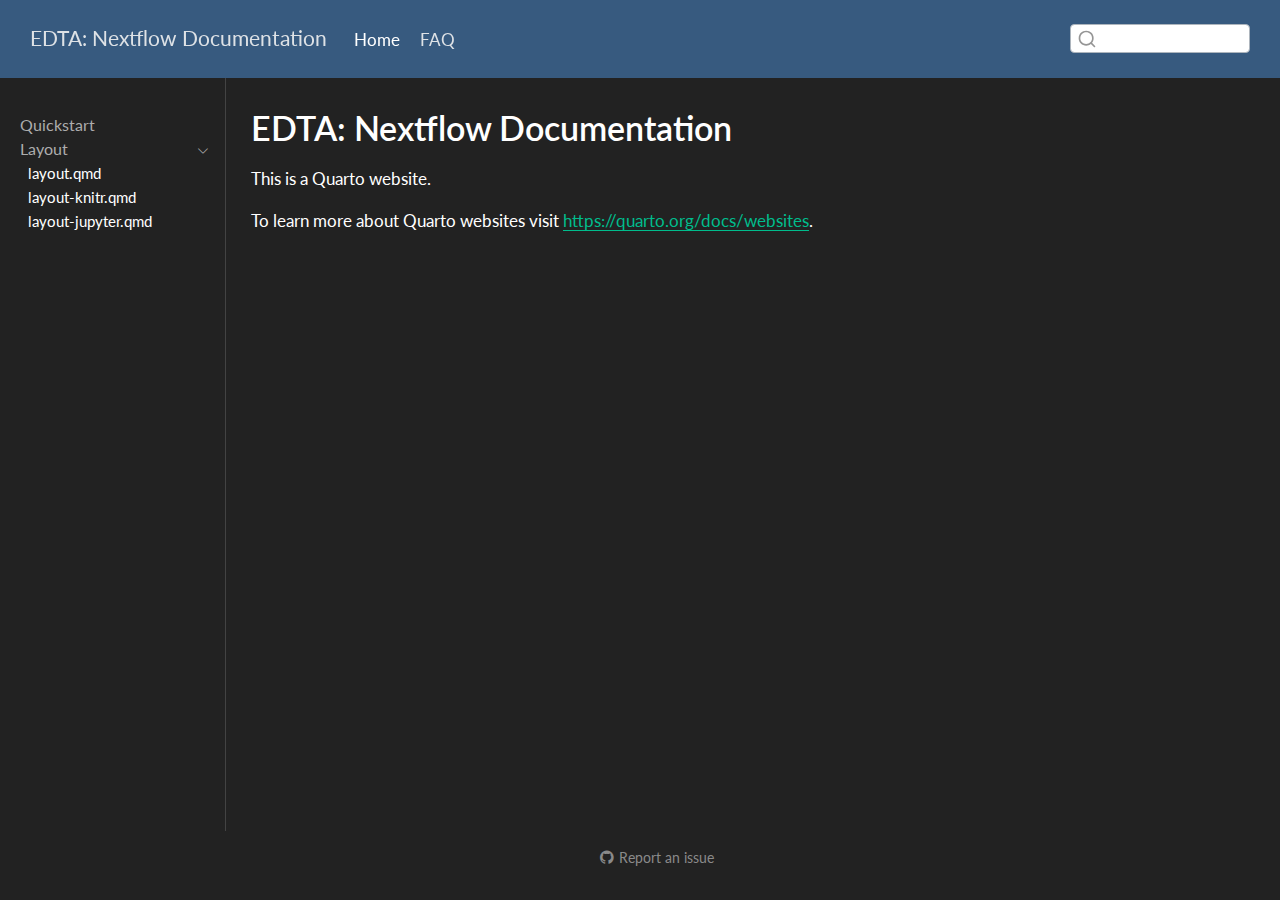
<file: docs/index.html>
<!DOCTYPE html>
<html xmlns="http://www.w3.org/1999/xhtml" lang="en" xml:lang="en"><head>

<meta charset="utf-8">
<meta name="generator" content="quarto-1.4.549">

<meta name="viewport" content="width=device-width, initial-scale=1.0, user-scalable=yes">


<title>EDTA: Nextflow Documentation</title>
<style>
code{white-space: pre-wrap;}
span.smallcaps{font-variant: small-caps;}
div.columns{display: flex; gap: min(4vw, 1.5em);}
div.column{flex: auto; overflow-x: auto;}
div.hanging-indent{margin-left: 1.5em; text-indent: -1.5em;}
ul.task-list{list-style: none;}
ul.task-list li input[type="checkbox"] {
  width: 0.8em;
  margin: 0 0.8em 0.2em -1em; /* quarto-specific, see https://github.com/quarto-dev/quarto-cli/issues/4556 */ 
  vertical-align: middle;
}
</style>


<script src="site_libs/quarto-nav/quarto-nav.js"></script>
<script src="site_libs/quarto-nav/headroom.min.js"></script>
<script src="site_libs/clipboard/clipboard.min.js"></script>
<script src="site_libs/quarto-search/autocomplete.umd.js"></script>
<script src="site_libs/quarto-search/fuse.min.js"></script>
<script src="site_libs/quarto-search/quarto-search.js"></script>
<meta name="quarto:offset" content="./">
<script src="site_libs/quarto-html/quarto.js"></script>
<script src="site_libs/quarto-html/popper.min.js"></script>
<script src="site_libs/quarto-html/tippy.umd.min.js"></script>
<script src="site_libs/quarto-html/anchor.min.js"></script>
<link href="site_libs/quarto-html/tippy.css" rel="stylesheet">
<link href="site_libs/quarto-html/quarto-syntax-highlighting-dark.css" rel="stylesheet" id="quarto-text-highlighting-styles">
<script src="site_libs/bootstrap/bootstrap.min.js"></script>
<link href="site_libs/bootstrap/bootstrap-icons.css" rel="stylesheet">
<link href="site_libs/bootstrap/bootstrap.min.css" rel="stylesheet" id="quarto-bootstrap" data-mode="dark">
<script id="quarto-search-options" type="application/json">{
  "location": "navbar",
  "copy-button": false,
  "collapse-after": 3,
  "panel-placement": "end",
  "type": "textbox",
  "limit": 50,
  "keyboard-shortcut": [
    "f",
    "/",
    "s"
  ],
  "language": {
    "search-no-results-text": "No results",
    "search-matching-documents-text": "matching documents",
    "search-copy-link-title": "Copy link to search",
    "search-hide-matches-text": "Hide additional matches",
    "search-more-match-text": "more match in this document",
    "search-more-matches-text": "more matches in this document",
    "search-clear-button-title": "Clear",
    "search-text-placeholder": "",
    "search-detached-cancel-button-title": "Cancel",
    "search-submit-button-title": "Submit",
    "search-label": "Search"
  }
}</script>


<link rel="stylesheet" href="styles.css">
</head>

<body class="nav-sidebar docked nav-fixed">

<div id="quarto-search-results"></div>
  <header id="quarto-header" class="headroom fixed-top">
    <nav class="navbar navbar-expand-lg " data-bs-theme="dark">
      <div class="navbar-container container-fluid">
      <div class="navbar-brand-container mx-auto">
    <a class="navbar-brand" href="./index.html">
    <span class="navbar-title">EDTA: Nextflow Documentation</span>
    </a>
  </div>
            <div id="quarto-search" class="" title="Search"></div>
          <button class="navbar-toggler" type="button" data-bs-toggle="collapse" data-bs-target="#navbarCollapse" aria-controls="navbarCollapse" aria-expanded="false" aria-label="Toggle navigation" onclick="if (window.quartoToggleHeadroom) { window.quartoToggleHeadroom(); }">
  <span class="navbar-toggler-icon"></span>
</button>
          <div class="collapse navbar-collapse" id="navbarCollapse">
            <ul class="navbar-nav navbar-nav-scroll me-auto">
  <li class="nav-item">
    <a class="nav-link active" href="./index.html" aria-current="page"> 
<span class="menu-text">Home</span></a>
  </li>  
  <li class="nav-item">
    <a class="nav-link" href="./faq.html"> 
<span class="menu-text">FAQ</span></a>
  </li>  
</ul>
          </div> <!-- /navcollapse -->
          <div class="quarto-navbar-tools">
</div>
      </div> <!-- /container-fluid -->
    </nav>
  <nav class="quarto-secondary-nav">
    <div class="container-fluid d-flex">
      <button type="button" class="quarto-btn-toggle btn" data-bs-toggle="collapse" data-bs-target=".quarto-sidebar-collapse-item" aria-controls="quarto-sidebar" aria-expanded="false" aria-label="Toggle sidebar navigation" onclick="if (window.quartoToggleHeadroom) { window.quartoToggleHeadroom(); }">
        <i class="bi bi-layout-text-sidebar-reverse"></i>
      </button>
        <nav class="quarto-page-breadcrumbs" aria-label="breadcrumb"><ol class="breadcrumb"><li class="breadcrumb-item">EDTA: Nextflow Documentation</li></ol></nav>
        <a class="flex-grow-1" role="button" data-bs-toggle="collapse" data-bs-target=".quarto-sidebar-collapse-item" aria-controls="quarto-sidebar" aria-expanded="false" aria-label="Toggle sidebar navigation" onclick="if (window.quartoToggleHeadroom) { window.quartoToggleHeadroom(); }">      
        </a>
    </div>
  </nav>
</header>
<!-- content -->
<div id="quarto-content" class="quarto-container page-columns page-rows-contents page-layout-article page-navbar">
<!-- sidebar -->
  <nav id="quarto-sidebar" class="sidebar collapse collapse-horizontal quarto-sidebar-collapse-item sidebar-navigation docked overflow-auto">
    <div class="sidebar-menu-container"> 
    <ul class="list-unstyled mt-1">
        <li class="sidebar-item">
  <div class="sidebar-item-container"> 
  <a href="./quickstart.html" class="sidebar-item-text sidebar-link">
 <span class="menu-text">Quickstart</span></a>
  </div>
</li>
        <li class="sidebar-item sidebar-item-section">
      <div class="sidebar-item-container"> 
            <a class="sidebar-item-text sidebar-link text-start" data-bs-toggle="collapse" data-bs-target="#quarto-sidebar-section-1" aria-expanded="true">
 <span class="menu-text">Layout</span></a>
          <a class="sidebar-item-toggle text-start" data-bs-toggle="collapse" data-bs-target="#quarto-sidebar-section-1" aria-expanded="true" aria-label="Toggle section">
            <i class="bi bi-chevron-right ms-2"></i>
          </a> 
      </div>
      <ul id="quarto-sidebar-section-1" class="collapse list-unstyled sidebar-section depth1 show">  
          <li class="sidebar-item">
 <span class="menu-text">layout.qmd</span>
  </li>
          <li class="sidebar-item">
 <span class="menu-text">layout-knitr.qmd</span>
  </li>
          <li class="sidebar-item">
 <span class="menu-text">layout-jupyter.qmd</span>
  </li>
      </ul>
  </li>
    </ul>
    </div>
</nav>
<div id="quarto-sidebar-glass" class="quarto-sidebar-collapse-item" data-bs-toggle="collapse" data-bs-target=".quarto-sidebar-collapse-item"></div>
<!-- margin-sidebar -->
    <div id="quarto-margin-sidebar" class="sidebar margin-sidebar">
        
    </div>
<!-- main -->
<main class="content" id="quarto-document-content">

<header id="title-block-header" class="quarto-title-block default">
<div class="quarto-title">
<h1 class="title">EDTA: Nextflow Documentation</h1>
</div>



<div class="quarto-title-meta">

    
  
    
  </div>
  


</header>


<p>This is a Quarto website.</p>
<p>To learn more about Quarto websites visit <a href="https://quarto.org/docs/websites" class="uri">https://quarto.org/docs/websites</a>.</p>



</main> <!-- /main -->
<script id="quarto-html-after-body" type="application/javascript">
window.document.addEventListener("DOMContentLoaded", function (event) {
  const toggleBodyColorMode = (bsSheetEl) => {
    const mode = bsSheetEl.getAttribute("data-mode");
    const bodyEl = window.document.querySelector("body");
    if (mode === "dark") {
      bodyEl.classList.add("quarto-dark");
      bodyEl.classList.remove("quarto-light");
    } else {
      bodyEl.classList.add("quarto-light");
      bodyEl.classList.remove("quarto-dark");
    }
  }
  const toggleBodyColorPrimary = () => {
    const bsSheetEl = window.document.querySelector("link#quarto-bootstrap");
    if (bsSheetEl) {
      toggleBodyColorMode(bsSheetEl);
    }
  }
  toggleBodyColorPrimary();  
  const icon = "";
  const anchorJS = new window.AnchorJS();
  anchorJS.options = {
    placement: 'right',
    icon: icon
  };
  anchorJS.add('.anchored');
  const isCodeAnnotation = (el) => {
    for (const clz of el.classList) {
      if (clz.startsWith('code-annotation-')) {                     
        return true;
      }
    }
    return false;
  }
  const clipboard = new window.ClipboardJS('.code-copy-button', {
    text: function(trigger) {
      const codeEl = trigger.previousElementSibling.cloneNode(true);
      for (const childEl of codeEl.children) {
        if (isCodeAnnotation(childEl)) {
          childEl.remove();
        }
      }
      return codeEl.innerText;
    }
  });
  clipboard.on('success', function(e) {
    // button target
    const button = e.trigger;
    // don't keep focus
    button.blur();
    // flash "checked"
    button.classList.add('code-copy-button-checked');
    var currentTitle = button.getAttribute("title");
    button.setAttribute("title", "Copied!");
    let tooltip;
    if (window.bootstrap) {
      button.setAttribute("data-bs-toggle", "tooltip");
      button.setAttribute("data-bs-placement", "left");
      button.setAttribute("data-bs-title", "Copied!");
      tooltip = new bootstrap.Tooltip(button, 
        { trigger: "manual", 
          customClass: "code-copy-button-tooltip",
          offset: [0, -8]});
      tooltip.show();    
    }
    setTimeout(function() {
      if (tooltip) {
        tooltip.hide();
        button.removeAttribute("data-bs-title");
        button.removeAttribute("data-bs-toggle");
        button.removeAttribute("data-bs-placement");
      }
      button.setAttribute("title", currentTitle);
      button.classList.remove('code-copy-button-checked');
    }, 1000);
    // clear code selection
    e.clearSelection();
  });
  function tippyHover(el, contentFn, onTriggerFn, onUntriggerFn) {
    const config = {
      allowHTML: true,
      maxWidth: 500,
      delay: 100,
      arrow: false,
      appendTo: function(el) {
          return el.parentElement;
      },
      interactive: true,
      interactiveBorder: 10,
      theme: 'quarto',
      placement: 'bottom-start',
    };
    if (contentFn) {
      config.content = contentFn;
    }
    if (onTriggerFn) {
      config.onTrigger = onTriggerFn;
    }
    if (onUntriggerFn) {
      config.onUntrigger = onUntriggerFn;
    }
    window.tippy(el, config); 
  }
  const noterefs = window.document.querySelectorAll('a[role="doc-noteref"]');
  for (var i=0; i<noterefs.length; i++) {
    const ref = noterefs[i];
    tippyHover(ref, function() {
      // use id or data attribute instead here
      let href = ref.getAttribute('data-footnote-href') || ref.getAttribute('href');
      try { href = new URL(href).hash; } catch {}
      const id = href.replace(/^#\/?/, "");
      const note = window.document.getElementById(id);
      return note.innerHTML;
    });
  }
  const xrefs = window.document.querySelectorAll('a.quarto-xref');
  const processXRef = (id, note) => {
    // Strip column container classes
    const stripColumnClz = (el) => {
      el.classList.remove("page-full", "page-columns");
      if (el.children) {
        for (const child of el.children) {
          stripColumnClz(child);
        }
      }
    }
    stripColumnClz(note)
    if (id === null || id.startsWith('sec-')) {
      // Special case sections, only their first couple elements
      const container = document.createElement("div");
      if (note.children && note.children.length > 2) {
        container.appendChild(note.children[0].cloneNode(true));
        for (let i = 1; i < note.children.length; i++) {
          const child = note.children[i];
          if (child.tagName === "P" && child.innerText === "") {
            continue;
          } else {
            container.appendChild(child.cloneNode(true));
            break;
          }
        }
        if (window.Quarto?.typesetMath) {
          window.Quarto.typesetMath(container);
        }
        return container.innerHTML
      } else {
        if (window.Quarto?.typesetMath) {
          window.Quarto.typesetMath(note);
        }
        return note.innerHTML;
      }
    } else {
      // Remove any anchor links if they are present
      const anchorLink = note.querySelector('a.anchorjs-link');
      if (anchorLink) {
        anchorLink.remove();
      }
      if (window.Quarto?.typesetMath) {
        window.Quarto.typesetMath(note);
      }
      // TODO in 1.5, we should make sure this works without a callout special case
      if (note.classList.contains("callout")) {
        return note.outerHTML;
      } else {
        return note.innerHTML;
      }
    }
  }
  for (var i=0; i<xrefs.length; i++) {
    const xref = xrefs[i];
    tippyHover(xref, undefined, function(instance) {
      instance.disable();
      let url = xref.getAttribute('href');
      let hash = undefined; 
      if (url.startsWith('#')) {
        hash = url;
      } else {
        try { hash = new URL(url).hash; } catch {}
      }
      if (hash) {
        const id = hash.replace(/^#\/?/, "");
        const note = window.document.getElementById(id);
        if (note !== null) {
          try {
            const html = processXRef(id, note.cloneNode(true));
            instance.setContent(html);
          } finally {
            instance.enable();
            instance.show();
          }
        } else {
          // See if we can fetch this
          fetch(url.split('#')[0])
          .then(res => res.text())
          .then(html => {
            const parser = new DOMParser();
            const htmlDoc = parser.parseFromString(html, "text/html");
            const note = htmlDoc.getElementById(id);
            if (note !== null) {
              const html = processXRef(id, note);
              instance.setContent(html);
            } 
          }).finally(() => {
            instance.enable();
            instance.show();
          });
        }
      } else {
        // See if we can fetch a full url (with no hash to target)
        // This is a special case and we should probably do some content thinning / targeting
        fetch(url)
        .then(res => res.text())
        .then(html => {
          const parser = new DOMParser();
          const htmlDoc = parser.parseFromString(html, "text/html");
          const note = htmlDoc.querySelector('main.content');
          if (note !== null) {
            // This should only happen for chapter cross references
            // (since there is no id in the URL)
            // remove the first header
            if (note.children.length > 0 && note.children[0].tagName === "HEADER") {
              note.children[0].remove();
            }
            const html = processXRef(null, note);
            instance.setContent(html);
          } 
        }).finally(() => {
          instance.enable();
          instance.show();
        });
      }
    }, function(instance) {
    });
  }
      let selectedAnnoteEl;
      const selectorForAnnotation = ( cell, annotation) => {
        let cellAttr = 'data-code-cell="' + cell + '"';
        let lineAttr = 'data-code-annotation="' +  annotation + '"';
        const selector = 'span[' + cellAttr + '][' + lineAttr + ']';
        return selector;
      }
      const selectCodeLines = (annoteEl) => {
        const doc = window.document;
        const targetCell = annoteEl.getAttribute("data-target-cell");
        const targetAnnotation = annoteEl.getAttribute("data-target-annotation");
        const annoteSpan = window.document.querySelector(selectorForAnnotation(targetCell, targetAnnotation));
        const lines = annoteSpan.getAttribute("data-code-lines").split(",");
        const lineIds = lines.map((line) => {
          return targetCell + "-" + line;
        })
        let top = null;
        let height = null;
        let parent = null;
        if (lineIds.length > 0) {
            //compute the position of the single el (top and bottom and make a div)
            const el = window.document.getElementById(lineIds[0]);
            top = el.offsetTop;
            height = el.offsetHeight;
            parent = el.parentElement.parentElement;
          if (lineIds.length > 1) {
            const lastEl = window.document.getElementById(lineIds[lineIds.length - 1]);
            const bottom = lastEl.offsetTop + lastEl.offsetHeight;
            height = bottom - top;
          }
          if (top !== null && height !== null && parent !== null) {
            // cook up a div (if necessary) and position it 
            let div = window.document.getElementById("code-annotation-line-highlight");
            if (div === null) {
              div = window.document.createElement("div");
              div.setAttribute("id", "code-annotation-line-highlight");
              div.style.position = 'absolute';
              parent.appendChild(div);
            }
            div.style.top = top - 2 + "px";
            div.style.height = height + 4 + "px";
            div.style.left = 0;
            let gutterDiv = window.document.getElementById("code-annotation-line-highlight-gutter");
            if (gutterDiv === null) {
              gutterDiv = window.document.createElement("div");
              gutterDiv.setAttribute("id", "code-annotation-line-highlight-gutter");
              gutterDiv.style.position = 'absolute';
              const codeCell = window.document.getElementById(targetCell);
              const gutter = codeCell.querySelector('.code-annotation-gutter');
              gutter.appendChild(gutterDiv);
            }
            gutterDiv.style.top = top - 2 + "px";
            gutterDiv.style.height = height + 4 + "px";
          }
          selectedAnnoteEl = annoteEl;
        }
      };
      const unselectCodeLines = () => {
        const elementsIds = ["code-annotation-line-highlight", "code-annotation-line-highlight-gutter"];
        elementsIds.forEach((elId) => {
          const div = window.document.getElementById(elId);
          if (div) {
            div.remove();
          }
        });
        selectedAnnoteEl = undefined;
      };
        // Handle positioning of the toggle
    window.addEventListener(
      "resize",
      throttle(() => {
        elRect = undefined;
        if (selectedAnnoteEl) {
          selectCodeLines(selectedAnnoteEl);
        }
      }, 10)
    );
    function throttle(fn, ms) {
    let throttle = false;
    let timer;
      return (...args) => {
        if(!throttle) { // first call gets through
            fn.apply(this, args);
            throttle = true;
        } else { // all the others get throttled
            if(timer) clearTimeout(timer); // cancel #2
            timer = setTimeout(() => {
              fn.apply(this, args);
              timer = throttle = false;
            }, ms);
        }
      };
    }
      // Attach click handler to the DT
      const annoteDls = window.document.querySelectorAll('dt[data-target-cell]');
      for (const annoteDlNode of annoteDls) {
        annoteDlNode.addEventListener('click', (event) => {
          const clickedEl = event.target;
          if (clickedEl !== selectedAnnoteEl) {
            unselectCodeLines();
            const activeEl = window.document.querySelector('dt[data-target-cell].code-annotation-active');
            if (activeEl) {
              activeEl.classList.remove('code-annotation-active');
            }
            selectCodeLines(clickedEl);
            clickedEl.classList.add('code-annotation-active');
          } else {
            // Unselect the line
            unselectCodeLines();
            clickedEl.classList.remove('code-annotation-active');
          }
        });
      }
  const findCites = (el) => {
    const parentEl = el.parentElement;
    if (parentEl) {
      const cites = parentEl.dataset.cites;
      if (cites) {
        return {
          el,
          cites: cites.split(' ')
        };
      } else {
        return findCites(el.parentElement)
      }
    } else {
      return undefined;
    }
  };
  var bibliorefs = window.document.querySelectorAll('a[role="doc-biblioref"]');
  for (var i=0; i<bibliorefs.length; i++) {
    const ref = bibliorefs[i];
    const citeInfo = findCites(ref);
    if (citeInfo) {
      tippyHover(citeInfo.el, function() {
        var popup = window.document.createElement('div');
        citeInfo.cites.forEach(function(cite) {
          var citeDiv = window.document.createElement('div');
          citeDiv.classList.add('hanging-indent');
          citeDiv.classList.add('csl-entry');
          var biblioDiv = window.document.getElementById('ref-' + cite);
          if (biblioDiv) {
            citeDiv.innerHTML = biblioDiv.innerHTML;
          }
          popup.appendChild(citeDiv);
        });
        return popup.innerHTML;
      });
    }
  }
});
</script>
</div> <!-- /content -->




<footer class="footer"><div class="nav-footer"><div class="nav-footer-center"><div class="toc-actions"><ul><li><a href="https://github.com/oushujun/EDTA/issues/new" class="toc-action"><i class="bi bi-github"></i>Report an issue</a></li></ul></div></div></div></footer></body></html>
</file>
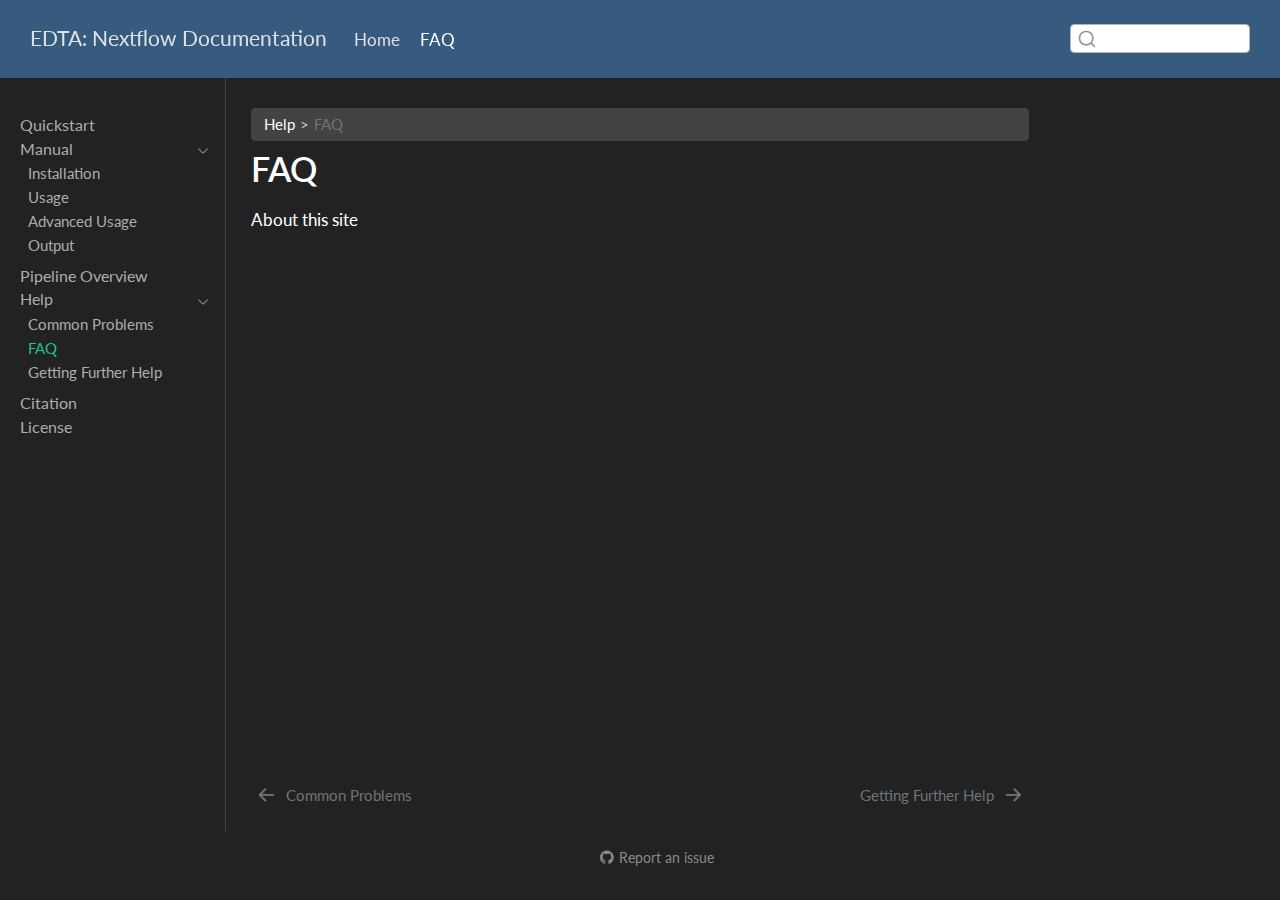
<file: docs/faq.html>
<!DOCTYPE html>
<html xmlns="http://www.w3.org/1999/xhtml" lang="en" xml:lang="en"><head>

<meta charset="utf-8">
<meta name="generator" content="quarto-1.4.549">

<meta name="viewport" content="width=device-width, initial-scale=1.0, user-scalable=yes">


<title>EDTA: Nextflow Documentation - FAQ</title>
<style>
code{white-space: pre-wrap;}
span.smallcaps{font-variant: small-caps;}
div.columns{display: flex; gap: min(4vw, 1.5em);}
div.column{flex: auto; overflow-x: auto;}
div.hanging-indent{margin-left: 1.5em; text-indent: -1.5em;}
ul.task-list{list-style: none;}
ul.task-list li input[type="checkbox"] {
  width: 0.8em;
  margin: 0 0.8em 0.2em -1em; /* quarto-specific, see https://github.com/quarto-dev/quarto-cli/issues/4556 */ 
  vertical-align: middle;
}
</style>


<script src="site_libs/quarto-nav/quarto-nav.js"></script>
<script src="site_libs/quarto-nav/headroom.min.js"></script>
<script src="site_libs/clipboard/clipboard.min.js"></script>
<script src="site_libs/quarto-search/autocomplete.umd.js"></script>
<script src="site_libs/quarto-search/fuse.min.js"></script>
<script src="site_libs/quarto-search/quarto-search.js"></script>
<meta name="quarto:offset" content="./">
<link href="./getting_help.html" rel="next">
<link href="./common_problems.html" rel="prev">
<script src="site_libs/quarto-html/quarto.js"></script>
<script src="site_libs/quarto-html/popper.min.js"></script>
<script src="site_libs/quarto-html/tippy.umd.min.js"></script>
<script src="site_libs/quarto-html/anchor.min.js"></script>
<link href="site_libs/quarto-html/tippy.css" rel="stylesheet">
<link href="site_libs/quarto-html/quarto-syntax-highlighting-dark.css" rel="stylesheet" id="quarto-text-highlighting-styles">
<script src="site_libs/bootstrap/bootstrap.min.js"></script>
<link href="site_libs/bootstrap/bootstrap-icons.css" rel="stylesheet">
<link href="site_libs/bootstrap/bootstrap.min.css" rel="stylesheet" id="quarto-bootstrap" data-mode="dark">
<script id="quarto-search-options" type="application/json">{
  "location": "navbar",
  "copy-button": false,
  "collapse-after": 3,
  "panel-placement": "end",
  "type": "textbox",
  "limit": 50,
  "keyboard-shortcut": [
    "f",
    "/",
    "s"
  ],
  "language": {
    "search-no-results-text": "No results",
    "search-matching-documents-text": "matching documents",
    "search-copy-link-title": "Copy link to search",
    "search-hide-matches-text": "Hide additional matches",
    "search-more-match-text": "more match in this document",
    "search-more-matches-text": "more matches in this document",
    "search-clear-button-title": "Clear",
    "search-text-placeholder": "",
    "search-detached-cancel-button-title": "Cancel",
    "search-submit-button-title": "Submit",
    "search-label": "Search"
  }
}</script>


<link rel="stylesheet" href="styles.css">
</head>

<body class="nav-sidebar docked nav-fixed">

<div id="quarto-search-results"></div>
  <header id="quarto-header" class="headroom fixed-top">
    <nav class="navbar navbar-expand-lg " data-bs-theme="dark">
      <div class="navbar-container container-fluid">
      <div class="navbar-brand-container mx-auto">
    <a class="navbar-brand" href="./index.html">
    <span class="navbar-title">EDTA: Nextflow Documentation</span>
    </a>
  </div>
            <div id="quarto-search" class="" title="Search"></div>
          <button class="navbar-toggler" type="button" data-bs-toggle="collapse" data-bs-target="#navbarCollapse" aria-controls="navbarCollapse" aria-expanded="false" aria-label="Toggle navigation" onclick="if (window.quartoToggleHeadroom) { window.quartoToggleHeadroom(); }">
  <span class="navbar-toggler-icon"></span>
</button>
          <div class="collapse navbar-collapse" id="navbarCollapse">
            <ul class="navbar-nav navbar-nav-scroll me-auto">
  <li class="nav-item">
    <a class="nav-link" href="./index.html"> 
<span class="menu-text">Home</span></a>
  </li>  
  <li class="nav-item">
    <a class="nav-link active" href="./faq.html" aria-current="page"> 
<span class="menu-text">FAQ</span></a>
  </li>  
</ul>
          </div> <!-- /navcollapse -->
          <div class="quarto-navbar-tools">
</div>
      </div> <!-- /container-fluid -->
    </nav>
  <nav class="quarto-secondary-nav">
    <div class="container-fluid d-flex">
      <button type="button" class="quarto-btn-toggle btn" data-bs-toggle="collapse" data-bs-target=".quarto-sidebar-collapse-item" aria-controls="quarto-sidebar" aria-expanded="false" aria-label="Toggle sidebar navigation" onclick="if (window.quartoToggleHeadroom) { window.quartoToggleHeadroom(); }">
        <i class="bi bi-layout-text-sidebar-reverse"></i>
      </button>
        <nav class="quarto-page-breadcrumbs" aria-label="breadcrumb"><ol class="breadcrumb"><li class="breadcrumb-item"><a href="./common_problems.html">Help</a></li><li class="breadcrumb-item"><a href="./faq.html">FAQ</a></li></ol></nav>
        <a class="flex-grow-1" role="button" data-bs-toggle="collapse" data-bs-target=".quarto-sidebar-collapse-item" aria-controls="quarto-sidebar" aria-expanded="false" aria-label="Toggle sidebar navigation" onclick="if (window.quartoToggleHeadroom) { window.quartoToggleHeadroom(); }">      
        </a>
    </div>
  </nav>
</header>
<!-- content -->
<div id="quarto-content" class="quarto-container page-columns page-rows-contents page-layout-article page-navbar">
<!-- sidebar -->
  <nav id="quarto-sidebar" class="sidebar collapse collapse-horizontal quarto-sidebar-collapse-item sidebar-navigation docked overflow-auto">
    <div class="sidebar-menu-container"> 
    <ul class="list-unstyled mt-1">
        <li class="sidebar-item">
  <div class="sidebar-item-container"> 
  <a href="./quickstart.html" class="sidebar-item-text sidebar-link">
 <span class="menu-text">Quickstart</span></a>
  </div>
</li>
        <li class="sidebar-item sidebar-item-section">
      <div class="sidebar-item-container"> 
            <a class="sidebar-item-text sidebar-link text-start" data-bs-toggle="collapse" data-bs-target="#quarto-sidebar-section-1" aria-expanded="true">
 <span class="menu-text">Manual</span></a>
          <a class="sidebar-item-toggle text-start" data-bs-toggle="collapse" data-bs-target="#quarto-sidebar-section-1" aria-expanded="true" aria-label="Toggle section">
            <i class="bi bi-chevron-right ms-2"></i>
          </a> 
      </div>
      <ul id="quarto-sidebar-section-1" class="collapse list-unstyled sidebar-section depth1 show">  
          <li class="sidebar-item">
  <div class="sidebar-item-container"> 
  <a href="./installation.html" class="sidebar-item-text sidebar-link">
 <span class="menu-text">Installation</span></a>
  </div>
</li>
          <li class="sidebar-item">
  <div class="sidebar-item-container"> 
  <a href="./usage.html" class="sidebar-item-text sidebar-link">
 <span class="menu-text">Usage</span></a>
  </div>
</li>
          <li class="sidebar-item">
  <div class="sidebar-item-container"> 
  <a href="./advanced_usage.html" class="sidebar-item-text sidebar-link">
 <span class="menu-text">Advanced Usage</span></a>
  </div>
</li>
          <li class="sidebar-item">
  <div class="sidebar-item-container"> 
  <a href="./output.html" class="sidebar-item-text sidebar-link">
 <span class="menu-text">Output</span></a>
  </div>
</li>
      </ul>
  </li>
        <li class="sidebar-item">
  <div class="sidebar-item-container"> 
  <a href="./pipeline_overview.html" class="sidebar-item-text sidebar-link">
 <span class="menu-text">Pipeline Overview</span></a>
  </div>
</li>
        <li class="sidebar-item sidebar-item-section">
      <div class="sidebar-item-container"> 
            <a class="sidebar-item-text sidebar-link text-start" data-bs-toggle="collapse" data-bs-target="#quarto-sidebar-section-2" aria-expanded="true">
 <span class="menu-text">Help</span></a>
          <a class="sidebar-item-toggle text-start" data-bs-toggle="collapse" data-bs-target="#quarto-sidebar-section-2" aria-expanded="true" aria-label="Toggle section">
            <i class="bi bi-chevron-right ms-2"></i>
          </a> 
      </div>
      <ul id="quarto-sidebar-section-2" class="collapse list-unstyled sidebar-section depth1 show">  
          <li class="sidebar-item">
  <div class="sidebar-item-container"> 
  <a href="./common_problems.html" class="sidebar-item-text sidebar-link">
 <span class="menu-text">Common Problems</span></a>
  </div>
</li>
          <li class="sidebar-item">
  <div class="sidebar-item-container"> 
  <a href="./faq.html" class="sidebar-item-text sidebar-link active">
 <span class="menu-text">FAQ</span></a>
  </div>
</li>
          <li class="sidebar-item">
  <div class="sidebar-item-container"> 
  <a href="./getting_help.html" class="sidebar-item-text sidebar-link">
 <span class="menu-text">Getting Further Help</span></a>
  </div>
</li>
      </ul>
  </li>
        <li class="sidebar-item">
  <div class="sidebar-item-container"> 
  <a href="./citation.html" class="sidebar-item-text sidebar-link">
 <span class="menu-text">Citation</span></a>
  </div>
</li>
        <li class="sidebar-item">
  <div class="sidebar-item-container"> 
  <a href="./license.html" class="sidebar-item-text sidebar-link">
 <span class="menu-text">License</span></a>
  </div>
</li>
    </ul>
    </div>
</nav>
<div id="quarto-sidebar-glass" class="quarto-sidebar-collapse-item" data-bs-toggle="collapse" data-bs-target=".quarto-sidebar-collapse-item"></div>
<!-- margin-sidebar -->
    <div id="quarto-margin-sidebar" class="sidebar margin-sidebar">
        
    </div>
<!-- main -->
<main class="content" id="quarto-document-content">

<header id="title-block-header" class="quarto-title-block default"><nav class="quarto-page-breadcrumbs quarto-title-breadcrumbs d-none d-lg-block" aria-label="breadcrumb"><ol class="breadcrumb"><li class="breadcrumb-item"><a href="./common_problems.html">Help</a></li><li class="breadcrumb-item"><a href="./faq.html">FAQ</a></li></ol></nav>
<div class="quarto-title">
<h1 class="title">FAQ</h1>
</div>



<div class="quarto-title-meta">

    
  
    
  </div>
  


</header>


<p>About this site</p>



</main> <!-- /main -->
<script id="quarto-html-after-body" type="application/javascript">
window.document.addEventListener("DOMContentLoaded", function (event) {
  const toggleBodyColorMode = (bsSheetEl) => {
    const mode = bsSheetEl.getAttribute("data-mode");
    const bodyEl = window.document.querySelector("body");
    if (mode === "dark") {
      bodyEl.classList.add("quarto-dark");
      bodyEl.classList.remove("quarto-light");
    } else {
      bodyEl.classList.add("quarto-light");
      bodyEl.classList.remove("quarto-dark");
    }
  }
  const toggleBodyColorPrimary = () => {
    const bsSheetEl = window.document.querySelector("link#quarto-bootstrap");
    if (bsSheetEl) {
      toggleBodyColorMode(bsSheetEl);
    }
  }
  toggleBodyColorPrimary();  
  const icon = "";
  const anchorJS = new window.AnchorJS();
  anchorJS.options = {
    placement: 'right',
    icon: icon
  };
  anchorJS.add('.anchored');
  const isCodeAnnotation = (el) => {
    for (const clz of el.classList) {
      if (clz.startsWith('code-annotation-')) {                     
        return true;
      }
    }
    return false;
  }
  const clipboard = new window.ClipboardJS('.code-copy-button', {
    text: function(trigger) {
      const codeEl = trigger.previousElementSibling.cloneNode(true);
      for (const childEl of codeEl.children) {
        if (isCodeAnnotation(childEl)) {
          childEl.remove();
        }
      }
      return codeEl.innerText;
    }
  });
  clipboard.on('success', function(e) {
    // button target
    const button = e.trigger;
    // don't keep focus
    button.blur();
    // flash "checked"
    button.classList.add('code-copy-button-checked');
    var currentTitle = button.getAttribute("title");
    button.setAttribute("title", "Copied!");
    let tooltip;
    if (window.bootstrap) {
      button.setAttribute("data-bs-toggle", "tooltip");
      button.setAttribute("data-bs-placement", "left");
      button.setAttribute("data-bs-title", "Copied!");
      tooltip = new bootstrap.Tooltip(button, 
        { trigger: "manual", 
          customClass: "code-copy-button-tooltip",
          offset: [0, -8]});
      tooltip.show();    
    }
    setTimeout(function() {
      if (tooltip) {
        tooltip.hide();
        button.removeAttribute("data-bs-title");
        button.removeAttribute("data-bs-toggle");
        button.removeAttribute("data-bs-placement");
      }
      button.setAttribute("title", currentTitle);
      button.classList.remove('code-copy-button-checked');
    }, 1000);
    // clear code selection
    e.clearSelection();
  });
  function tippyHover(el, contentFn, onTriggerFn, onUntriggerFn) {
    const config = {
      allowHTML: true,
      maxWidth: 500,
      delay: 100,
      arrow: false,
      appendTo: function(el) {
          return el.parentElement;
      },
      interactive: true,
      interactiveBorder: 10,
      theme: 'quarto',
      placement: 'bottom-start',
    };
    if (contentFn) {
      config.content = contentFn;
    }
    if (onTriggerFn) {
      config.onTrigger = onTriggerFn;
    }
    if (onUntriggerFn) {
      config.onUntrigger = onUntriggerFn;
    }
    window.tippy(el, config); 
  }
  const noterefs = window.document.querySelectorAll('a[role="doc-noteref"]');
  for (var i=0; i<noterefs.length; i++) {
    const ref = noterefs[i];
    tippyHover(ref, function() {
      // use id or data attribute instead here
      let href = ref.getAttribute('data-footnote-href') || ref.getAttribute('href');
      try { href = new URL(href).hash; } catch {}
      const id = href.replace(/^#\/?/, "");
      const note = window.document.getElementById(id);
      return note.innerHTML;
    });
  }
  const xrefs = window.document.querySelectorAll('a.quarto-xref');
  const processXRef = (id, note) => {
    // Strip column container classes
    const stripColumnClz = (el) => {
      el.classList.remove("page-full", "page-columns");
      if (el.children) {
        for (const child of el.children) {
          stripColumnClz(child);
        }
      }
    }
    stripColumnClz(note)
    if (id === null || id.startsWith('sec-')) {
      // Special case sections, only their first couple elements
      const container = document.createElement("div");
      if (note.children && note.children.length > 2) {
        container.appendChild(note.children[0].cloneNode(true));
        for (let i = 1; i < note.children.length; i++) {
          const child = note.children[i];
          if (child.tagName === "P" && child.innerText === "") {
            continue;
          } else {
            container.appendChild(child.cloneNode(true));
            break;
          }
        }
        if (window.Quarto?.typesetMath) {
          window.Quarto.typesetMath(container);
        }
        return container.innerHTML
      } else {
        if (window.Quarto?.typesetMath) {
          window.Quarto.typesetMath(note);
        }
        return note.innerHTML;
      }
    } else {
      // Remove any anchor links if they are present
      const anchorLink = note.querySelector('a.anchorjs-link');
      if (anchorLink) {
        anchorLink.remove();
      }
      if (window.Quarto?.typesetMath) {
        window.Quarto.typesetMath(note);
      }
      // TODO in 1.5, we should make sure this works without a callout special case
      if (note.classList.contains("callout")) {
        return note.outerHTML;
      } else {
        return note.innerHTML;
      }
    }
  }
  for (var i=0; i<xrefs.length; i++) {
    const xref = xrefs[i];
    tippyHover(xref, undefined, function(instance) {
      instance.disable();
      let url = xref.getAttribute('href');
      let hash = undefined; 
      if (url.startsWith('#')) {
        hash = url;
      } else {
        try { hash = new URL(url).hash; } catch {}
      }
      if (hash) {
        const id = hash.replace(/^#\/?/, "");
        const note = window.document.getElementById(id);
        if (note !== null) {
          try {
            const html = processXRef(id, note.cloneNode(true));
            instance.setContent(html);
          } finally {
            instance.enable();
            instance.show();
          }
        } else {
          // See if we can fetch this
          fetch(url.split('#')[0])
          .then(res => res.text())
          .then(html => {
            const parser = new DOMParser();
            const htmlDoc = parser.parseFromString(html, "text/html");
            const note = htmlDoc.getElementById(id);
            if (note !== null) {
              const html = processXRef(id, note);
              instance.setContent(html);
            } 
          }).finally(() => {
            instance.enable();
            instance.show();
          });
        }
      } else {
        // See if we can fetch a full url (with no hash to target)
        // This is a special case and we should probably do some content thinning / targeting
        fetch(url)
        .then(res => res.text())
        .then(html => {
          const parser = new DOMParser();
          const htmlDoc = parser.parseFromString(html, "text/html");
          const note = htmlDoc.querySelector('main.content');
          if (note !== null) {
            // This should only happen for chapter cross references
            // (since there is no id in the URL)
            // remove the first header
            if (note.children.length > 0 && note.children[0].tagName === "HEADER") {
              note.children[0].remove();
            }
            const html = processXRef(null, note);
            instance.setContent(html);
          } 
        }).finally(() => {
          instance.enable();
          instance.show();
        });
      }
    }, function(instance) {
    });
  }
      let selectedAnnoteEl;
      const selectorForAnnotation = ( cell, annotation) => {
        let cellAttr = 'data-code-cell="' + cell + '"';
        let lineAttr = 'data-code-annotation="' +  annotation + '"';
        const selector = 'span[' + cellAttr + '][' + lineAttr + ']';
        return selector;
      }
      const selectCodeLines = (annoteEl) => {
        const doc = window.document;
        const targetCell = annoteEl.getAttribute("data-target-cell");
        const targetAnnotation = annoteEl.getAttribute("data-target-annotation");
        const annoteSpan = window.document.querySelector(selectorForAnnotation(targetCell, targetAnnotation));
        const lines = annoteSpan.getAttribute("data-code-lines").split(",");
        const lineIds = lines.map((line) => {
          return targetCell + "-" + line;
        })
        let top = null;
        let height = null;
        let parent = null;
        if (lineIds.length > 0) {
            //compute the position of the single el (top and bottom and make a div)
            const el = window.document.getElementById(lineIds[0]);
            top = el.offsetTop;
            height = el.offsetHeight;
            parent = el.parentElement.parentElement;
          if (lineIds.length > 1) {
            const lastEl = window.document.getElementById(lineIds[lineIds.length - 1]);
            const bottom = lastEl.offsetTop + lastEl.offsetHeight;
            height = bottom - top;
          }
          if (top !== null && height !== null && parent !== null) {
            // cook up a div (if necessary) and position it 
            let div = window.document.getElementById("code-annotation-line-highlight");
            if (div === null) {
              div = window.document.createElement("div");
              div.setAttribute("id", "code-annotation-line-highlight");
              div.style.position = 'absolute';
              parent.appendChild(div);
            }
            div.style.top = top - 2 + "px";
            div.style.height = height + 4 + "px";
            div.style.left = 0;
            let gutterDiv = window.document.getElementById("code-annotation-line-highlight-gutter");
            if (gutterDiv === null) {
              gutterDiv = window.document.createElement("div");
              gutterDiv.setAttribute("id", "code-annotation-line-highlight-gutter");
              gutterDiv.style.position = 'absolute';
              const codeCell = window.document.getElementById(targetCell);
              const gutter = codeCell.querySelector('.code-annotation-gutter');
              gutter.appendChild(gutterDiv);
            }
            gutterDiv.style.top = top - 2 + "px";
            gutterDiv.style.height = height + 4 + "px";
          }
          selectedAnnoteEl = annoteEl;
        }
      };
      const unselectCodeLines = () => {
        const elementsIds = ["code-annotation-line-highlight", "code-annotation-line-highlight-gutter"];
        elementsIds.forEach((elId) => {
          const div = window.document.getElementById(elId);
          if (div) {
            div.remove();
          }
        });
        selectedAnnoteEl = undefined;
      };
        // Handle positioning of the toggle
    window.addEventListener(
      "resize",
      throttle(() => {
        elRect = undefined;
        if (selectedAnnoteEl) {
          selectCodeLines(selectedAnnoteEl);
        }
      }, 10)
    );
    function throttle(fn, ms) {
    let throttle = false;
    let timer;
      return (...args) => {
        if(!throttle) { // first call gets through
            fn.apply(this, args);
            throttle = true;
        } else { // all the others get throttled
            if(timer) clearTimeout(timer); // cancel #2
            timer = setTimeout(() => {
              fn.apply(this, args);
              timer = throttle = false;
            }, ms);
        }
      };
    }
      // Attach click handler to the DT
      const annoteDls = window.document.querySelectorAll('dt[data-target-cell]');
      for (const annoteDlNode of annoteDls) {
        annoteDlNode.addEventListener('click', (event) => {
          const clickedEl = event.target;
          if (clickedEl !== selectedAnnoteEl) {
            unselectCodeLines();
            const activeEl = window.document.querySelector('dt[data-target-cell].code-annotation-active');
            if (activeEl) {
              activeEl.classList.remove('code-annotation-active');
            }
            selectCodeLines(clickedEl);
            clickedEl.classList.add('code-annotation-active');
          } else {
            // Unselect the line
            unselectCodeLines();
            clickedEl.classList.remove('code-annotation-active');
          }
        });
      }
  const findCites = (el) => {
    const parentEl = el.parentElement;
    if (parentEl) {
      const cites = parentEl.dataset.cites;
      if (cites) {
        return {
          el,
          cites: cites.split(' ')
        };
      } else {
        return findCites(el.parentElement)
      }
    } else {
      return undefined;
    }
  };
  var bibliorefs = window.document.querySelectorAll('a[role="doc-biblioref"]');
  for (var i=0; i<bibliorefs.length; i++) {
    const ref = bibliorefs[i];
    const citeInfo = findCites(ref);
    if (citeInfo) {
      tippyHover(citeInfo.el, function() {
        var popup = window.document.createElement('div');
        citeInfo.cites.forEach(function(cite) {
          var citeDiv = window.document.createElement('div');
          citeDiv.classList.add('hanging-indent');
          citeDiv.classList.add('csl-entry');
          var biblioDiv = window.document.getElementById('ref-' + cite);
          if (biblioDiv) {
            citeDiv.innerHTML = biblioDiv.innerHTML;
          }
          popup.appendChild(citeDiv);
        });
        return popup.innerHTML;
      });
    }
  }
});
</script>
<nav class="page-navigation">
  <div class="nav-page nav-page-previous">
      <a href="./common_problems.html" class="pagination-link  aria-label=" common="" problems"="">
        <i class="bi bi-arrow-left-short"></i> <span class="nav-page-text">Common Problems</span>
      </a>          
  </div>
  <div class="nav-page nav-page-next">
      <a href="./getting_help.html" class="pagination-link" aria-label="Getting Further Help">
        <span class="nav-page-text">Getting Further Help</span> <i class="bi bi-arrow-right-short"></i>
      </a>
  </div>
</nav>
</div> <!-- /content -->




<footer class="footer"><div class="nav-footer"><div class="nav-footer-center"><div class="toc-actions"><ul><li><a href="https://github.com/oushujun/EDTA/issues/new" class="toc-action"><i class="bi bi-github"></i>Report an issue</a></li></ul></div></div></div></footer></body></html>
</file>
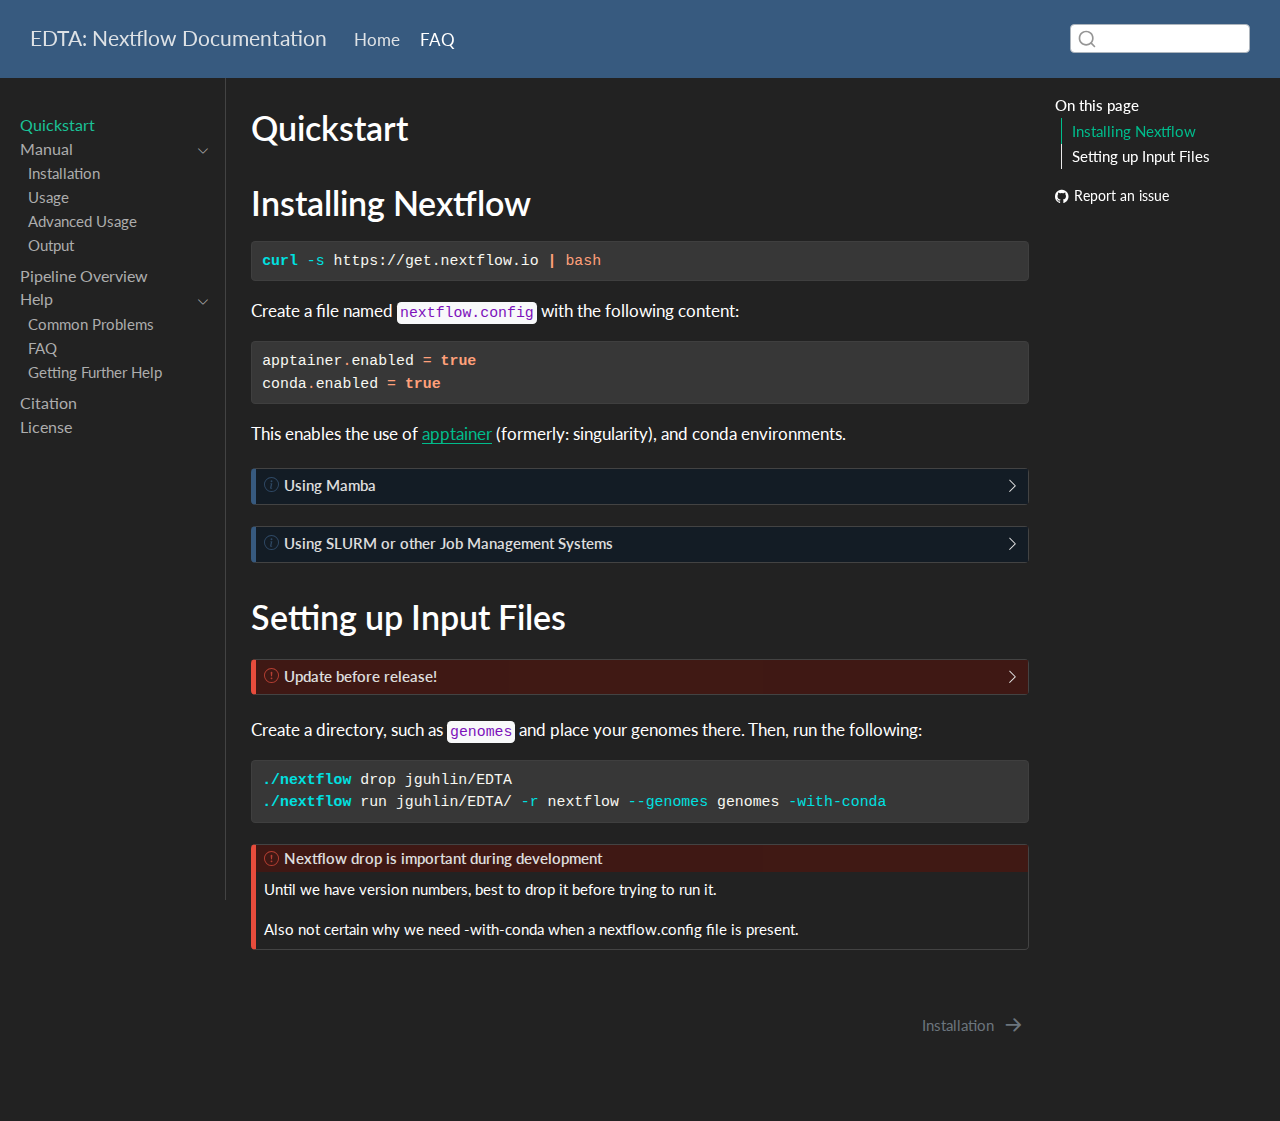
<file: docs/quickstart.html>
<!DOCTYPE html>
<html xmlns="http://www.w3.org/1999/xhtml" lang="en" xml:lang="en"><head>

<meta charset="utf-8">
<meta name="generator" content="quarto-1.4.549">

<meta name="viewport" content="width=device-width, initial-scale=1.0, user-scalable=yes">


<title>EDTA: Nextflow Documentation - Quickstart</title>
<style>
code{white-space: pre-wrap;}
span.smallcaps{font-variant: small-caps;}
div.columns{display: flex; gap: min(4vw, 1.5em);}
div.column{flex: auto; overflow-x: auto;}
div.hanging-indent{margin-left: 1.5em; text-indent: -1.5em;}
ul.task-list{list-style: none;}
ul.task-list li input[type="checkbox"] {
  width: 0.8em;
  margin: 0 0.8em 0.2em -1em; /* quarto-specific, see https://github.com/quarto-dev/quarto-cli/issues/4556 */ 
  vertical-align: middle;
}
/* CSS for syntax highlighting */
pre > code.sourceCode { white-space: pre; position: relative; }
pre > code.sourceCode > span { line-height: 1.25; }
pre > code.sourceCode > span:empty { height: 1.2em; }
.sourceCode { overflow: visible; }
code.sourceCode > span { color: inherit; text-decoration: inherit; }
div.sourceCode { margin: 1em 0; }
pre.sourceCode { margin: 0; }
@media screen {
div.sourceCode { overflow: auto; }
}
@media print {
pre > code.sourceCode { white-space: pre-wrap; }
pre > code.sourceCode > span { text-indent: -5em; padding-left: 5em; }
}
pre.numberSource code
  { counter-reset: source-line 0; }
pre.numberSource code > span
  { position: relative; left: -4em; counter-increment: source-line; }
pre.numberSource code > span > a:first-child::before
  { content: counter(source-line);
    position: relative; left: -1em; text-align: right; vertical-align: baseline;
    border: none; display: inline-block;
    -webkit-touch-callout: none; -webkit-user-select: none;
    -khtml-user-select: none; -moz-user-select: none;
    -ms-user-select: none; user-select: none;
    padding: 0 4px; width: 4em;
  }
pre.numberSource { margin-left: 3em;  padding-left: 4px; }
div.sourceCode
  {   }
@media screen {
pre > code.sourceCode > span > a:first-child::before { text-decoration: underline; }
}
</style>


<script src="site_libs/quarto-nav/quarto-nav.js"></script>
<script src="site_libs/quarto-nav/headroom.min.js"></script>
<script src="site_libs/clipboard/clipboard.min.js"></script>
<script src="site_libs/quarto-search/autocomplete.umd.js"></script>
<script src="site_libs/quarto-search/fuse.min.js"></script>
<script src="site_libs/quarto-search/quarto-search.js"></script>
<meta name="quarto:offset" content="./">
<link href="./installation.html" rel="next">
<script src="site_libs/quarto-html/quarto.js"></script>
<script src="site_libs/quarto-html/popper.min.js"></script>
<script src="site_libs/quarto-html/tippy.umd.min.js"></script>
<script src="site_libs/quarto-html/anchor.min.js"></script>
<link href="site_libs/quarto-html/tippy.css" rel="stylesheet">
<link href="site_libs/quarto-html/quarto-syntax-highlighting-dark.css" rel="stylesheet" id="quarto-text-highlighting-styles">
<script src="site_libs/bootstrap/bootstrap.min.js"></script>
<link href="site_libs/bootstrap/bootstrap-icons.css" rel="stylesheet">
<link href="site_libs/bootstrap/bootstrap.min.css" rel="stylesheet" id="quarto-bootstrap" data-mode="dark">
<script id="quarto-search-options" type="application/json">{
  "location": "navbar",
  "copy-button": false,
  "collapse-after": 3,
  "panel-placement": "end",
  "type": "textbox",
  "limit": 50,
  "keyboard-shortcut": [
    "f",
    "/",
    "s"
  ],
  "language": {
    "search-no-results-text": "No results",
    "search-matching-documents-text": "matching documents",
    "search-copy-link-title": "Copy link to search",
    "search-hide-matches-text": "Hide additional matches",
    "search-more-match-text": "more match in this document",
    "search-more-matches-text": "more matches in this document",
    "search-clear-button-title": "Clear",
    "search-text-placeholder": "",
    "search-detached-cancel-button-title": "Cancel",
    "search-submit-button-title": "Submit",
    "search-label": "Search"
  }
}</script>


<link rel="stylesheet" href="styles.css">
</head>

<body class="nav-sidebar docked nav-fixed">

<div id="quarto-search-results"></div>
  <header id="quarto-header" class="headroom fixed-top">
    <nav class="navbar navbar-expand-lg " data-bs-theme="dark">
      <div class="navbar-container container-fluid">
      <div class="navbar-brand-container mx-auto">
    <a class="navbar-brand" href="./index.html">
    <span class="navbar-title">EDTA: Nextflow Documentation</span>
    </a>
  </div>
            <div id="quarto-search" class="" title="Search"></div>
          <button class="navbar-toggler" type="button" data-bs-toggle="collapse" data-bs-target="#navbarCollapse" aria-controls="navbarCollapse" aria-expanded="false" aria-label="Toggle navigation" onclick="if (window.quartoToggleHeadroom) { window.quartoToggleHeadroom(); }">
  <span class="navbar-toggler-icon"></span>
</button>
          <div class="collapse navbar-collapse" id="navbarCollapse">
            <ul class="navbar-nav navbar-nav-scroll me-auto">
  <li class="nav-item">
    <a class="nav-link" href="./index.html"> 
<span class="menu-text">Home</span></a>
  </li>  
  <li class="nav-item">
    <a class="nav-link active" href="./faq.html" aria-current="page"> 
<span class="menu-text">FAQ</span></a>
  </li>  
</ul>
          </div> <!-- /navcollapse -->
          <div class="quarto-navbar-tools">
</div>
      </div> <!-- /container-fluid -->
    </nav>
  <nav class="quarto-secondary-nav">
    <div class="container-fluid d-flex">
      <button type="button" class="quarto-btn-toggle btn" data-bs-toggle="collapse" data-bs-target=".quarto-sidebar-collapse-item" aria-controls="quarto-sidebar" aria-expanded="false" aria-label="Toggle sidebar navigation" onclick="if (window.quartoToggleHeadroom) { window.quartoToggleHeadroom(); }">
        <i class="bi bi-layout-text-sidebar-reverse"></i>
      </button>
        <nav class="quarto-page-breadcrumbs" aria-label="breadcrumb"><ol class="breadcrumb"><li class="breadcrumb-item"><a href="./quickstart.html">Quickstart</a></li></ol></nav>
        <a class="flex-grow-1" role="button" data-bs-toggle="collapse" data-bs-target=".quarto-sidebar-collapse-item" aria-controls="quarto-sidebar" aria-expanded="false" aria-label="Toggle sidebar navigation" onclick="if (window.quartoToggleHeadroom) { window.quartoToggleHeadroom(); }">      
        </a>
    </div>
  </nav>
</header>
<!-- content -->
<div id="quarto-content" class="quarto-container page-columns page-rows-contents page-layout-article page-navbar">
<!-- sidebar -->
  <nav id="quarto-sidebar" class="sidebar collapse collapse-horizontal quarto-sidebar-collapse-item sidebar-navigation docked overflow-auto">
    <div class="sidebar-menu-container"> 
    <ul class="list-unstyled mt-1">
        <li class="sidebar-item">
  <div class="sidebar-item-container"> 
  <a href="./quickstart.html" class="sidebar-item-text sidebar-link active">
 <span class="menu-text">Quickstart</span></a>
  </div>
</li>
        <li class="sidebar-item sidebar-item-section">
      <div class="sidebar-item-container"> 
            <a class="sidebar-item-text sidebar-link text-start" data-bs-toggle="collapse" data-bs-target="#quarto-sidebar-section-1" aria-expanded="true">
 <span class="menu-text">Manual</span></a>
          <a class="sidebar-item-toggle text-start" data-bs-toggle="collapse" data-bs-target="#quarto-sidebar-section-1" aria-expanded="true" aria-label="Toggle section">
            <i class="bi bi-chevron-right ms-2"></i>
          </a> 
      </div>
      <ul id="quarto-sidebar-section-1" class="collapse list-unstyled sidebar-section depth1 show">  
          <li class="sidebar-item">
  <div class="sidebar-item-container"> 
  <a href="./installation.html" class="sidebar-item-text sidebar-link">
 <span class="menu-text">Installation</span></a>
  </div>
</li>
          <li class="sidebar-item">
  <div class="sidebar-item-container"> 
  <a href="./usage.html" class="sidebar-item-text sidebar-link">
 <span class="menu-text">Usage</span></a>
  </div>
</li>
          <li class="sidebar-item">
  <div class="sidebar-item-container"> 
  <a href="./advanced_usage.html" class="sidebar-item-text sidebar-link">
 <span class="menu-text">Advanced Usage</span></a>
  </div>
</li>
          <li class="sidebar-item">
  <div class="sidebar-item-container"> 
  <a href="./output.html" class="sidebar-item-text sidebar-link">
 <span class="menu-text">Output</span></a>
  </div>
</li>
      </ul>
  </li>
        <li class="sidebar-item">
  <div class="sidebar-item-container"> 
  <a href="./pipeline_overview.html" class="sidebar-item-text sidebar-link">
 <span class="menu-text">Pipeline Overview</span></a>
  </div>
</li>
        <li class="sidebar-item sidebar-item-section">
      <div class="sidebar-item-container"> 
            <a class="sidebar-item-text sidebar-link text-start" data-bs-toggle="collapse" data-bs-target="#quarto-sidebar-section-2" aria-expanded="true">
 <span class="menu-text">Help</span></a>
          <a class="sidebar-item-toggle text-start" data-bs-toggle="collapse" data-bs-target="#quarto-sidebar-section-2" aria-expanded="true" aria-label="Toggle section">
            <i class="bi bi-chevron-right ms-2"></i>
          </a> 
      </div>
      <ul id="quarto-sidebar-section-2" class="collapse list-unstyled sidebar-section depth1 show">  
          <li class="sidebar-item">
  <div class="sidebar-item-container"> 
  <a href="./common_problems.html" class="sidebar-item-text sidebar-link">
 <span class="menu-text">Common Problems</span></a>
  </div>
</li>
          <li class="sidebar-item">
  <div class="sidebar-item-container"> 
  <a href="./faq.html" class="sidebar-item-text sidebar-link">
 <span class="menu-text">FAQ</span></a>
  </div>
</li>
          <li class="sidebar-item">
  <div class="sidebar-item-container"> 
  <a href="./getting_help.html" class="sidebar-item-text sidebar-link">
 <span class="menu-text">Getting Further Help</span></a>
  </div>
</li>
      </ul>
  </li>
        <li class="sidebar-item">
  <div class="sidebar-item-container"> 
  <a href="./citation.html" class="sidebar-item-text sidebar-link">
 <span class="menu-text">Citation</span></a>
  </div>
</li>
        <li class="sidebar-item">
  <div class="sidebar-item-container"> 
  <a href="./license.html" class="sidebar-item-text sidebar-link">
 <span class="menu-text">License</span></a>
  </div>
</li>
    </ul>
    </div>
</nav>
<div id="quarto-sidebar-glass" class="quarto-sidebar-collapse-item" data-bs-toggle="collapse" data-bs-target=".quarto-sidebar-collapse-item"></div>
<!-- margin-sidebar -->
    <div id="quarto-margin-sidebar" class="sidebar margin-sidebar">
        <nav id="TOC" role="doc-toc" class="toc-active">
    <h2 id="toc-title">On this page</h2>
   
  <ul>
  <li><a href="#installing-nextflow" id="toc-installing-nextflow" class="nav-link active" data-scroll-target="#installing-nextflow">Installing Nextflow</a></li>
  <li><a href="#setting-up-input-files" id="toc-setting-up-input-files" class="nav-link" data-scroll-target="#setting-up-input-files">Setting up Input Files</a></li>
  </ul>
<div class="toc-actions"><ul><li><a href="https://github.com/oushujun/EDTA/issues/new" class="toc-action"><i class="bi bi-github"></i>Report an issue</a></li></ul></div></nav>
    </div>
<!-- main -->
<main class="content" id="quarto-document-content">

<header id="title-block-header" class="quarto-title-block default">
<div class="quarto-title">
<h1 class="title">Quickstart</h1>
</div>



<div class="quarto-title-meta">

    
  
    
  </div>
  


</header>


<section id="installing-nextflow" class="level1">
<h1>Installing Nextflow</h1>
<div class="sourceCode" id="cb1"><pre class="sourceCode bash code-with-copy"><code class="sourceCode bash"><span id="cb1-1"><a href="#cb1-1" aria-hidden="true" tabindex="-1"></a><span class="ex">curl</span> <span class="at">-s</span> https://get.nextflow.io <span class="kw">|</span> <span class="fu">bash</span></span></code><button title="Copy to Clipboard" class="code-copy-button"><i class="bi"></i></button></pre></div>
<p>Create a file named <code>nextflow.config</code> with the following content:</p>
<div class="sourceCode" id="cb2"><pre class="sourceCode groovy code-with-copy"><code class="sourceCode groovy"><span id="cb2-1"><a href="#cb2-1" aria-hidden="true" tabindex="-1"></a>apptainer<span class="op">.</span>enabled <span class="op">=</span> <span class="kw">true</span></span>
<span id="cb2-2"><a href="#cb2-2" aria-hidden="true" tabindex="-1"></a>conda<span class="op">.</span>enabled <span class="op">=</span> <span class="kw">true</span></span></code><button title="Copy to Clipboard" class="code-copy-button"><i class="bi"></i></button></pre></div>
<p>This enables the use of <a href="https://apptainer.org/">apptainer</a> (formerly: singularity), and conda environments.</p>
<div class="callout callout-style-default callout-note callout-titled">
<div class="callout-header d-flex align-content-center" data-bs-toggle="collapse" data-bs-target=".callout-1-contents" aria-controls="callout-1" aria-expanded="false" aria-label="Toggle callout">
<div class="callout-icon-container">
<i class="callout-icon"></i>
</div>
<div class="callout-title-container flex-fill">
Using Mamba
</div>
<div class="callout-btn-toggle d-inline-block border-0 py-1 ps-1 pe-0 float-end"><i class="callout-toggle"></i></div>
</div>
<div id="callout-1" class="callout-1-contents callout-collapse collapse">
<div class="callout-body-container callout-body">
<p>If <a href="https://github.com/mamba-org/mamba">mamba</a> is available, add this line to speed up creation of environments:</p>
<div class="sourceCode" id="cb3"><pre class="sourceCode groovy code-with-copy"><code class="sourceCode groovy"><span id="cb3-1"><a href="#cb3-1" aria-hidden="true" tabindex="-1"></a>conda<span class="op">.</span>useMamba <span class="op">=</span> <span class="kw">true</span></span></code><button title="Copy to Clipboard" class="code-copy-button"><i class="bi"></i></button></pre></div>
</div>
</div>
</div>
<div class="callout callout-style-default callout-note callout-titled">
<div class="callout-header d-flex align-content-center" data-bs-toggle="collapse" data-bs-target=".callout-2-contents" aria-controls="callout-2" aria-expanded="false" aria-label="Toggle callout">
<div class="callout-icon-container">
<i class="callout-icon"></i>
</div>
<div class="callout-title-container flex-fill">
Using SLURM or other Job Management Systems
</div>
<div class="callout-btn-toggle d-inline-block border-0 py-1 ps-1 pe-0 float-end"><i class="callout-toggle"></i></div>
</div>
<div id="callout-2" class="callout-2-contents callout-collapse collapse">
<div class="callout-body-container callout-body">
<p>If using SLURM, add this line to use the SLURM executor:</p>
<div class="sourceCode" id="cb4"><pre class="sourceCode groovy code-with-copy"><code class="sourceCode groovy"><span id="cb4-1"><a href="#cb4-1" aria-hidden="true" tabindex="-1"></a>process<span class="op">.</span>executor <span class="op">=</span> <span class="st">'slurm'</span></span></code><button title="Copy to Clipboard" class="code-copy-button"><i class="bi"></i></button></pre></div>
<p>Nextflow has additional <a href="https://www.nextflow.io/docs/latest/executor.html">executors</a> available.</p>
</div>
</div>
</div>
</section>
<section id="setting-up-input-files" class="level1">
<h1>Setting up Input Files</h1>
<div class="callout callout-style-default callout-important callout-titled">
<div class="callout-header d-flex align-content-center" data-bs-toggle="collapse" data-bs-target=".callout-3-contents" aria-controls="callout-3" aria-expanded="false" aria-label="Toggle callout">
<div class="callout-icon-container">
<i class="callout-icon"></i>
</div>
<div class="callout-title-container flex-fill">
Update before release!
</div>
<div class="callout-btn-toggle d-inline-block border-0 py-1 ps-1 pe-0 float-end"><i class="callout-toggle"></i></div>
</div>
<div id="callout-3" class="callout-3-contents callout-collapse collapse">
<div class="callout-body-container callout-body">
<p>This should point to Shujun’s github, and not need the -r nextflow flag.</p>
</div>
</div>
</div>
<p>Create a directory, such as <code>genomes</code> and place your genomes there. Then, run the following:</p>
<div class="sourceCode" id="cb5"><pre class="sourceCode bash code-with-copy"><code class="sourceCode bash"><span id="cb5-1"><a href="#cb5-1" aria-hidden="true" tabindex="-1"></a><span class="ex">./nextflow</span> drop jguhlin/EDTA</span>
<span id="cb5-2"><a href="#cb5-2" aria-hidden="true" tabindex="-1"></a><span class="ex">./nextflow</span> run jguhlin/EDTA/ <span class="at">-r</span> nextflow <span class="at">--genomes</span> genomes <span class="at">-with-conda</span></span></code><button title="Copy to Clipboard" class="code-copy-button"><i class="bi"></i></button></pre></div>
<div class="callout callout-style-default callout-important callout-titled">
<div class="callout-header d-flex align-content-center">
<div class="callout-icon-container">
<i class="callout-icon"></i>
</div>
<div class="callout-title-container flex-fill">
Nextflow drop is important during development
</div>
</div>
<div class="callout-body-container callout-body">
<p>Until we have version numbers, best to drop it before trying to run it.</p>
<p>Also not certain why we need -with-conda when a nextflow.config file is present.</p>
</div>
</div>


</section>

</main> <!-- /main -->
<script id="quarto-html-after-body" type="application/javascript">
window.document.addEventListener("DOMContentLoaded", function (event) {
  const toggleBodyColorMode = (bsSheetEl) => {
    const mode = bsSheetEl.getAttribute("data-mode");
    const bodyEl = window.document.querySelector("body");
    if (mode === "dark") {
      bodyEl.classList.add("quarto-dark");
      bodyEl.classList.remove("quarto-light");
    } else {
      bodyEl.classList.add("quarto-light");
      bodyEl.classList.remove("quarto-dark");
    }
  }
  const toggleBodyColorPrimary = () => {
    const bsSheetEl = window.document.querySelector("link#quarto-bootstrap");
    if (bsSheetEl) {
      toggleBodyColorMode(bsSheetEl);
    }
  }
  toggleBodyColorPrimary();  
  const icon = "";
  const anchorJS = new window.AnchorJS();
  anchorJS.options = {
    placement: 'right',
    icon: icon
  };
  anchorJS.add('.anchored');
  const isCodeAnnotation = (el) => {
    for (const clz of el.classList) {
      if (clz.startsWith('code-annotation-')) {                     
        return true;
      }
    }
    return false;
  }
  const clipboard = new window.ClipboardJS('.code-copy-button', {
    text: function(trigger) {
      const codeEl = trigger.previousElementSibling.cloneNode(true);
      for (const childEl of codeEl.children) {
        if (isCodeAnnotation(childEl)) {
          childEl.remove();
        }
      }
      return codeEl.innerText;
    }
  });
  clipboard.on('success', function(e) {
    // button target
    const button = e.trigger;
    // don't keep focus
    button.blur();
    // flash "checked"
    button.classList.add('code-copy-button-checked');
    var currentTitle = button.getAttribute("title");
    button.setAttribute("title", "Copied!");
    let tooltip;
    if (window.bootstrap) {
      button.setAttribute("data-bs-toggle", "tooltip");
      button.setAttribute("data-bs-placement", "left");
      button.setAttribute("data-bs-title", "Copied!");
      tooltip = new bootstrap.Tooltip(button, 
        { trigger: "manual", 
          customClass: "code-copy-button-tooltip",
          offset: [0, -8]});
      tooltip.show();    
    }
    setTimeout(function() {
      if (tooltip) {
        tooltip.hide();
        button.removeAttribute("data-bs-title");
        button.removeAttribute("data-bs-toggle");
        button.removeAttribute("data-bs-placement");
      }
      button.setAttribute("title", currentTitle);
      button.classList.remove('code-copy-button-checked');
    }, 1000);
    // clear code selection
    e.clearSelection();
  });
  function tippyHover(el, contentFn, onTriggerFn, onUntriggerFn) {
    const config = {
      allowHTML: true,
      maxWidth: 500,
      delay: 100,
      arrow: false,
      appendTo: function(el) {
          return el.parentElement;
      },
      interactive: true,
      interactiveBorder: 10,
      theme: 'quarto',
      placement: 'bottom-start',
    };
    if (contentFn) {
      config.content = contentFn;
    }
    if (onTriggerFn) {
      config.onTrigger = onTriggerFn;
    }
    if (onUntriggerFn) {
      config.onUntrigger = onUntriggerFn;
    }
    window.tippy(el, config); 
  }
  const noterefs = window.document.querySelectorAll('a[role="doc-noteref"]');
  for (var i=0; i<noterefs.length; i++) {
    const ref = noterefs[i];
    tippyHover(ref, function() {
      // use id or data attribute instead here
      let href = ref.getAttribute('data-footnote-href') || ref.getAttribute('href');
      try { href = new URL(href).hash; } catch {}
      const id = href.replace(/^#\/?/, "");
      const note = window.document.getElementById(id);
      return note.innerHTML;
    });
  }
  const xrefs = window.document.querySelectorAll('a.quarto-xref');
  const processXRef = (id, note) => {
    // Strip column container classes
    const stripColumnClz = (el) => {
      el.classList.remove("page-full", "page-columns");
      if (el.children) {
        for (const child of el.children) {
          stripColumnClz(child);
        }
      }
    }
    stripColumnClz(note)
    if (id === null || id.startsWith('sec-')) {
      // Special case sections, only their first couple elements
      const container = document.createElement("div");
      if (note.children && note.children.length > 2) {
        container.appendChild(note.children[0].cloneNode(true));
        for (let i = 1; i < note.children.length; i++) {
          const child = note.children[i];
          if (child.tagName === "P" && child.innerText === "") {
            continue;
          } else {
            container.appendChild(child.cloneNode(true));
            break;
          }
        }
        if (window.Quarto?.typesetMath) {
          window.Quarto.typesetMath(container);
        }
        return container.innerHTML
      } else {
        if (window.Quarto?.typesetMath) {
          window.Quarto.typesetMath(note);
        }
        return note.innerHTML;
      }
    } else {
      // Remove any anchor links if they are present
      const anchorLink = note.querySelector('a.anchorjs-link');
      if (anchorLink) {
        anchorLink.remove();
      }
      if (window.Quarto?.typesetMath) {
        window.Quarto.typesetMath(note);
      }
      // TODO in 1.5, we should make sure this works without a callout special case
      if (note.classList.contains("callout")) {
        return note.outerHTML;
      } else {
        return note.innerHTML;
      }
    }
  }
  for (var i=0; i<xrefs.length; i++) {
    const xref = xrefs[i];
    tippyHover(xref, undefined, function(instance) {
      instance.disable();
      let url = xref.getAttribute('href');
      let hash = undefined; 
      if (url.startsWith('#')) {
        hash = url;
      } else {
        try { hash = new URL(url).hash; } catch {}
      }
      if (hash) {
        const id = hash.replace(/^#\/?/, "");
        const note = window.document.getElementById(id);
        if (note !== null) {
          try {
            const html = processXRef(id, note.cloneNode(true));
            instance.setContent(html);
          } finally {
            instance.enable();
            instance.show();
          }
        } else {
          // See if we can fetch this
          fetch(url.split('#')[0])
          .then(res => res.text())
          .then(html => {
            const parser = new DOMParser();
            const htmlDoc = parser.parseFromString(html, "text/html");
            const note = htmlDoc.getElementById(id);
            if (note !== null) {
              const html = processXRef(id, note);
              instance.setContent(html);
            } 
          }).finally(() => {
            instance.enable();
            instance.show();
          });
        }
      } else {
        // See if we can fetch a full url (with no hash to target)
        // This is a special case and we should probably do some content thinning / targeting
        fetch(url)
        .then(res => res.text())
        .then(html => {
          const parser = new DOMParser();
          const htmlDoc = parser.parseFromString(html, "text/html");
          const note = htmlDoc.querySelector('main.content');
          if (note !== null) {
            // This should only happen for chapter cross references
            // (since there is no id in the URL)
            // remove the first header
            if (note.children.length > 0 && note.children[0].tagName === "HEADER") {
              note.children[0].remove();
            }
            const html = processXRef(null, note);
            instance.setContent(html);
          } 
        }).finally(() => {
          instance.enable();
          instance.show();
        });
      }
    }, function(instance) {
    });
  }
      let selectedAnnoteEl;
      const selectorForAnnotation = ( cell, annotation) => {
        let cellAttr = 'data-code-cell="' + cell + '"';
        let lineAttr = 'data-code-annotation="' +  annotation + '"';
        const selector = 'span[' + cellAttr + '][' + lineAttr + ']';
        return selector;
      }
      const selectCodeLines = (annoteEl) => {
        const doc = window.document;
        const targetCell = annoteEl.getAttribute("data-target-cell");
        const targetAnnotation = annoteEl.getAttribute("data-target-annotation");
        const annoteSpan = window.document.querySelector(selectorForAnnotation(targetCell, targetAnnotation));
        const lines = annoteSpan.getAttribute("data-code-lines").split(",");
        const lineIds = lines.map((line) => {
          return targetCell + "-" + line;
        })
        let top = null;
        let height = null;
        let parent = null;
        if (lineIds.length > 0) {
            //compute the position of the single el (top and bottom and make a div)
            const el = window.document.getElementById(lineIds[0]);
            top = el.offsetTop;
            height = el.offsetHeight;
            parent = el.parentElement.parentElement;
          if (lineIds.length > 1) {
            const lastEl = window.document.getElementById(lineIds[lineIds.length - 1]);
            const bottom = lastEl.offsetTop + lastEl.offsetHeight;
            height = bottom - top;
          }
          if (top !== null && height !== null && parent !== null) {
            // cook up a div (if necessary) and position it 
            let div = window.document.getElementById("code-annotation-line-highlight");
            if (div === null) {
              div = window.document.createElement("div");
              div.setAttribute("id", "code-annotation-line-highlight");
              div.style.position = 'absolute';
              parent.appendChild(div);
            }
            div.style.top = top - 2 + "px";
            div.style.height = height + 4 + "px";
            div.style.left = 0;
            let gutterDiv = window.document.getElementById("code-annotation-line-highlight-gutter");
            if (gutterDiv === null) {
              gutterDiv = window.document.createElement("div");
              gutterDiv.setAttribute("id", "code-annotation-line-highlight-gutter");
              gutterDiv.style.position = 'absolute';
              const codeCell = window.document.getElementById(targetCell);
              const gutter = codeCell.querySelector('.code-annotation-gutter');
              gutter.appendChild(gutterDiv);
            }
            gutterDiv.style.top = top - 2 + "px";
            gutterDiv.style.height = height + 4 + "px";
          }
          selectedAnnoteEl = annoteEl;
        }
      };
      const unselectCodeLines = () => {
        const elementsIds = ["code-annotation-line-highlight", "code-annotation-line-highlight-gutter"];
        elementsIds.forEach((elId) => {
          const div = window.document.getElementById(elId);
          if (div) {
            div.remove();
          }
        });
        selectedAnnoteEl = undefined;
      };
        // Handle positioning of the toggle
    window.addEventListener(
      "resize",
      throttle(() => {
        elRect = undefined;
        if (selectedAnnoteEl) {
          selectCodeLines(selectedAnnoteEl);
        }
      }, 10)
    );
    function throttle(fn, ms) {
    let throttle = false;
    let timer;
      return (...args) => {
        if(!throttle) { // first call gets through
            fn.apply(this, args);
            throttle = true;
        } else { // all the others get throttled
            if(timer) clearTimeout(timer); // cancel #2
            timer = setTimeout(() => {
              fn.apply(this, args);
              timer = throttle = false;
            }, ms);
        }
      };
    }
      // Attach click handler to the DT
      const annoteDls = window.document.querySelectorAll('dt[data-target-cell]');
      for (const annoteDlNode of annoteDls) {
        annoteDlNode.addEventListener('click', (event) => {
          const clickedEl = event.target;
          if (clickedEl !== selectedAnnoteEl) {
            unselectCodeLines();
            const activeEl = window.document.querySelector('dt[data-target-cell].code-annotation-active');
            if (activeEl) {
              activeEl.classList.remove('code-annotation-active');
            }
            selectCodeLines(clickedEl);
            clickedEl.classList.add('code-annotation-active');
          } else {
            // Unselect the line
            unselectCodeLines();
            clickedEl.classList.remove('code-annotation-active');
          }
        });
      }
  const findCites = (el) => {
    const parentEl = el.parentElement;
    if (parentEl) {
      const cites = parentEl.dataset.cites;
      if (cites) {
        return {
          el,
          cites: cites.split(' ')
        };
      } else {
        return findCites(el.parentElement)
      }
    } else {
      return undefined;
    }
  };
  var bibliorefs = window.document.querySelectorAll('a[role="doc-biblioref"]');
  for (var i=0; i<bibliorefs.length; i++) {
    const ref = bibliorefs[i];
    const citeInfo = findCites(ref);
    if (citeInfo) {
      tippyHover(citeInfo.el, function() {
        var popup = window.document.createElement('div');
        citeInfo.cites.forEach(function(cite) {
          var citeDiv = window.document.createElement('div');
          citeDiv.classList.add('hanging-indent');
          citeDiv.classList.add('csl-entry');
          var biblioDiv = window.document.getElementById('ref-' + cite);
          if (biblioDiv) {
            citeDiv.innerHTML = biblioDiv.innerHTML;
          }
          popup.appendChild(citeDiv);
        });
        return popup.innerHTML;
      });
    }
  }
});
</script>
<nav class="page-navigation">
  <div class="nav-page nav-page-previous">
  </div>
  <div class="nav-page nav-page-next">
      <a href="./installation.html" class="pagination-link" aria-label="Installation">
        <span class="nav-page-text">Installation</span> <i class="bi bi-arrow-right-short"></i>
      </a>
  </div>
</nav>
</div> <!-- /content -->




<footer class="footer"><div class="nav-footer"><div class="nav-footer-center"><div class="toc-actions d-sm-block d-md-none"><ul><li><a href="https://github.com/oushujun/EDTA/issues/new" class="toc-action"><i class="bi bi-github"></i>Report an issue</a></li></ul></div></div></div></footer></body></html>
</file>
<file: docs/site_libs/quarto-html/tippy.css>
.tippy-box[data-animation=fade][data-state=hidden]{opacity:0}[data-tippy-root]{max-width:calc(100vw - 10px)}.tippy-box{position:relative;background-color:#333;color:#fff;border-radius:4px;font-size:14px;line-height:1.4;white-space:normal;outline:0;transition-property:transform,visibility,opacity}.tippy-box[data-placement^=top]>.tippy-arrow{bottom:0}.tippy-box[data-placement^=top]>.tippy-arrow:before{bottom:-7px;left:0;border-width:8px 8px 0;border-top-color:initial;transform-origin:center top}.tippy-box[data-placement^=bottom]>.tippy-arrow{top:0}.tippy-box[data-placement^=bottom]>.tippy-arrow:before{top:-7px;left:0;border-width:0 8px 8px;border-bottom-color:initial;transform-origin:center bottom}.tippy-box[data-placement^=left]>.tippy-arrow{right:0}.tippy-box[data-placement^=left]>.tippy-arrow:before{border-width:8px 0 8px 8px;border-left-color:initial;right:-7px;transform-origin:center left}.tippy-box[data-placement^=right]>.tippy-arrow{left:0}.tippy-box[data-placement^=right]>.tippy-arrow:before{left:-7px;border-width:8px 8px 8px 0;border-right-color:initial;transform-origin:center right}.tippy-box[data-inertia][data-state=visible]{transition-timing-function:cubic-bezier(.54,1.5,.38,1.11)}.tippy-arrow{width:16px;height:16px;color:#333}.tippy-arrow:before{content:"";position:absolute;border-color:transparent;border-style:solid}.tippy-content{position:relative;padding:5px 9px;z-index:1}
</file>
<file: docs/site_libs/quarto-html/quarto-syntax-highlighting-dark.css>
/* quarto syntax highlight colors */
:root {
  --quarto-hl-al-color: #f07178;
  --quarto-hl-an-color: #d4d0ab;
  --quarto-hl-at-color: #00e0e0;
  --quarto-hl-bn-color: #d4d0ab;
  --quarto-hl-bu-color: #abe338;
  --quarto-hl-ch-color: #abe338;
  --quarto-hl-co-color: #f8f8f2;
  --quarto-hl-cv-color: #ffd700;
  --quarto-hl-cn-color: #ffd700;
  --quarto-hl-cf-color: #ffa07a;
  --quarto-hl-dt-color: #ffa07a;
  --quarto-hl-dv-color: #d4d0ab;
  --quarto-hl-do-color: #f8f8f2;
  --quarto-hl-er-color: #f07178;
  --quarto-hl-ex-color: #00e0e0;
  --quarto-hl-fl-color: #d4d0ab;
  --quarto-hl-fu-color: #ffa07a;
  --quarto-hl-im-color: #abe338;
  --quarto-hl-in-color: #d4d0ab;
  --quarto-hl-kw-color: #ffa07a;
  --quarto-hl-op-color: #ffa07a;
  --quarto-hl-ot-color: #00e0e0;
  --quarto-hl-pp-color: #dcc6e0;
  --quarto-hl-re-color: #00e0e0;
  --quarto-hl-sc-color: #abe338;
  --quarto-hl-ss-color: #abe338;
  --quarto-hl-st-color: #abe338;
  --quarto-hl-va-color: #00e0e0;
  --quarto-hl-vs-color: #abe338;
  --quarto-hl-wa-color: #dcc6e0;
}

/* other quarto variables */
:root {
  --quarto-font-monospace: SFMono-Regular, Menlo, Monaco, Consolas, "Liberation Mono", "Courier New", monospace;
}

code span.al {
  background-color: #2a0f15;
  font-weight: bold;
  color: #f07178;
}

code span.an {
  color: #d4d0ab;
}

code span.at {
  color: #00e0e0;
}

code span.bn {
  color: #d4d0ab;
}

code span.bu {
  color: #abe338;
}

code span.ch {
  color: #abe338;
}

code span.co {
  font-style: italic;
  color: #f8f8f2;
}

code span.cv {
  color: #ffd700;
}

code span.cn {
  color: #ffd700;
}

code span.cf {
  font-weight: bold;
  color: #ffa07a;
}

code span.dt {
  color: #ffa07a;
}

code span.dv {
  color: #d4d0ab;
}

code span.do {
  color: #f8f8f2;
}

code span.er {
  color: #f07178;
  text-decoration: underline;
}

code span.ex {
  font-weight: bold;
  color: #00e0e0;
}

code span.fl {
  color: #d4d0ab;
}

code span.fu {
  color: #ffa07a;
}

code span.im {
  color: #abe338;
}

code span.in {
  color: #d4d0ab;
}

code span.kw {
  font-weight: bold;
  color: #ffa07a;
}

pre > code.sourceCode > span {
  color: #f8f8f2;
}

code span {
  color: #f8f8f2;
}

code.sourceCode > span {
  color: #f8f8f2;
}

div.sourceCode,
div.sourceCode pre.sourceCode {
  color: #f8f8f2;
}

code span.op {
  color: #ffa07a;
}

code span.ot {
  color: #00e0e0;
}

code span.pp {
  color: #dcc6e0;
}

code span.re {
  background-color: #f8f8f2;
  color: #00e0e0;
}

code span.sc {
  color: #abe338;
}

code span.ss {
  color: #abe338;
}

code span.st {
  color: #abe338;
}

code span.va {
  color: #00e0e0;
}

code span.vs {
  color: #abe338;
}

code span.wa {
  color: #dcc6e0;
}

.prevent-inlining {
  content: "</";
}

/*# sourceMappingURL=935a306eefa94366c21e1a970dddb765.css.map */
</file>
<file: docs/styles.css>
/* css styles */
</file>
